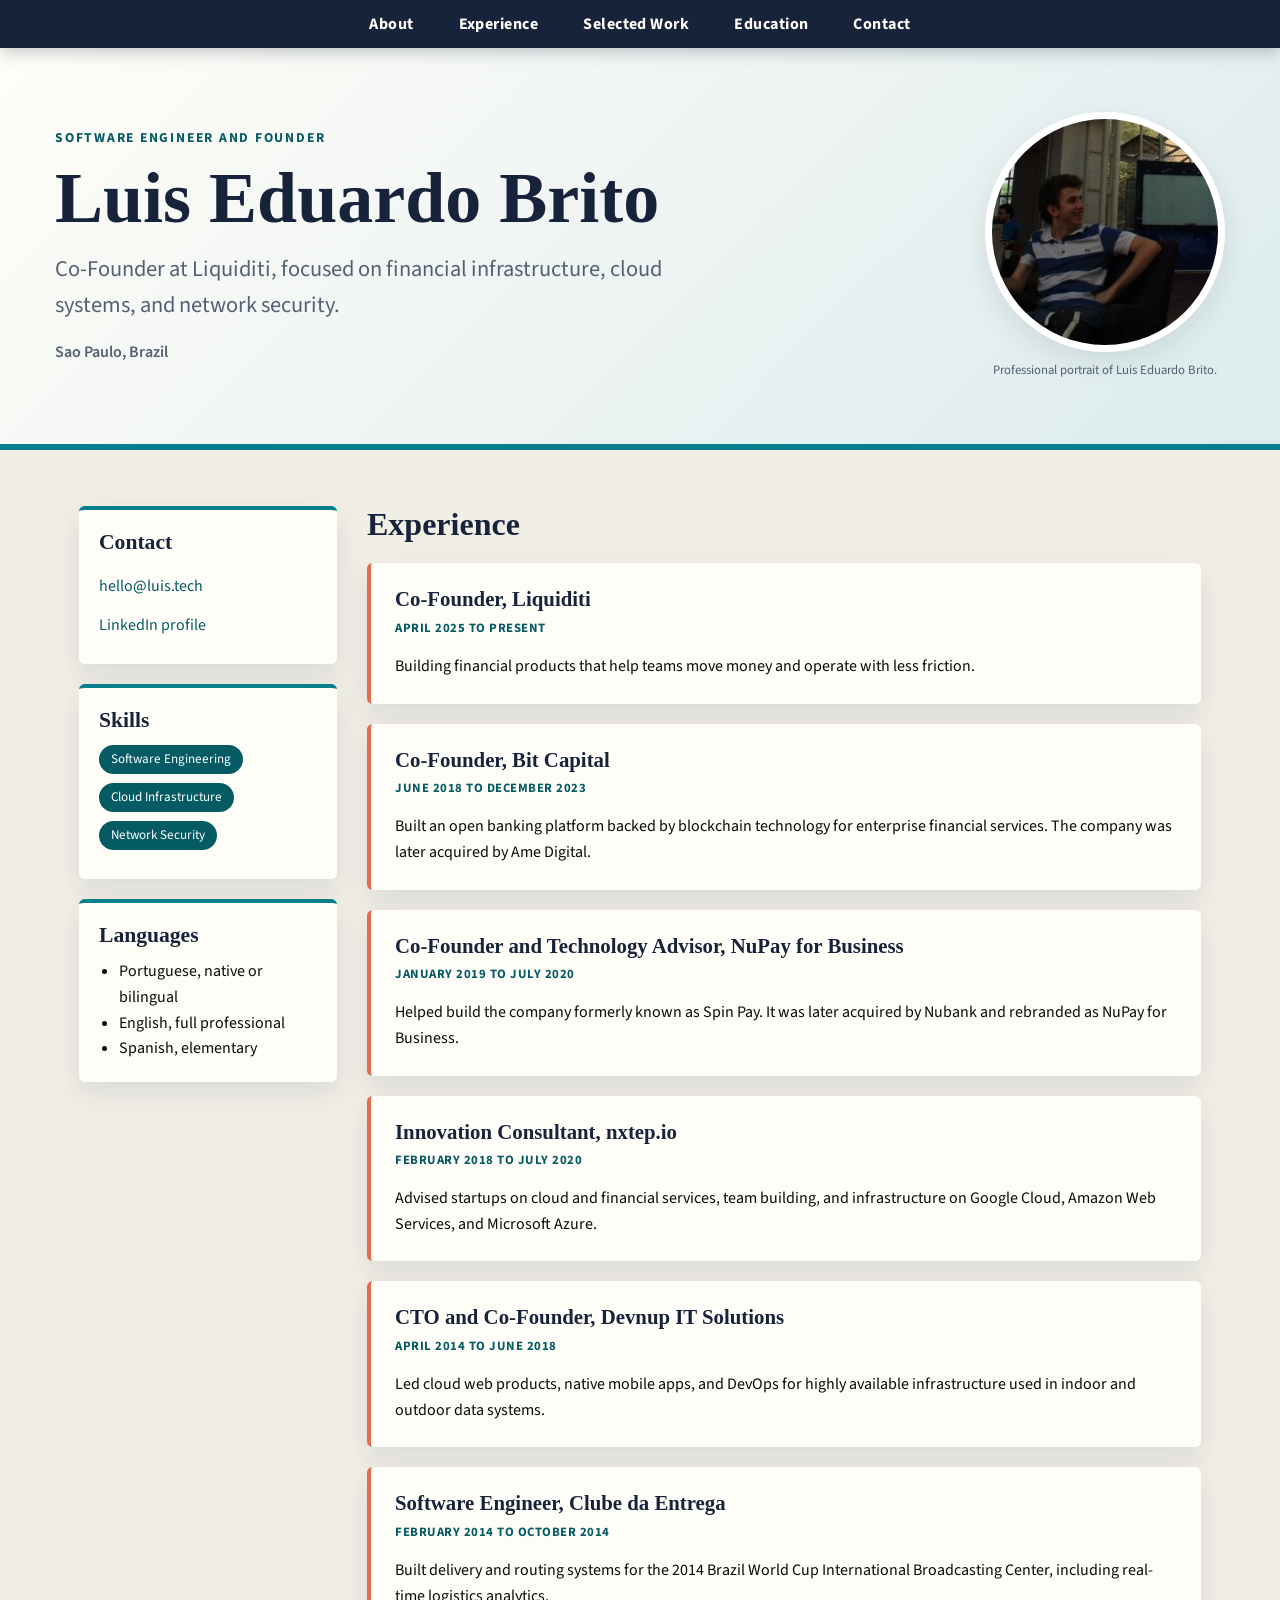
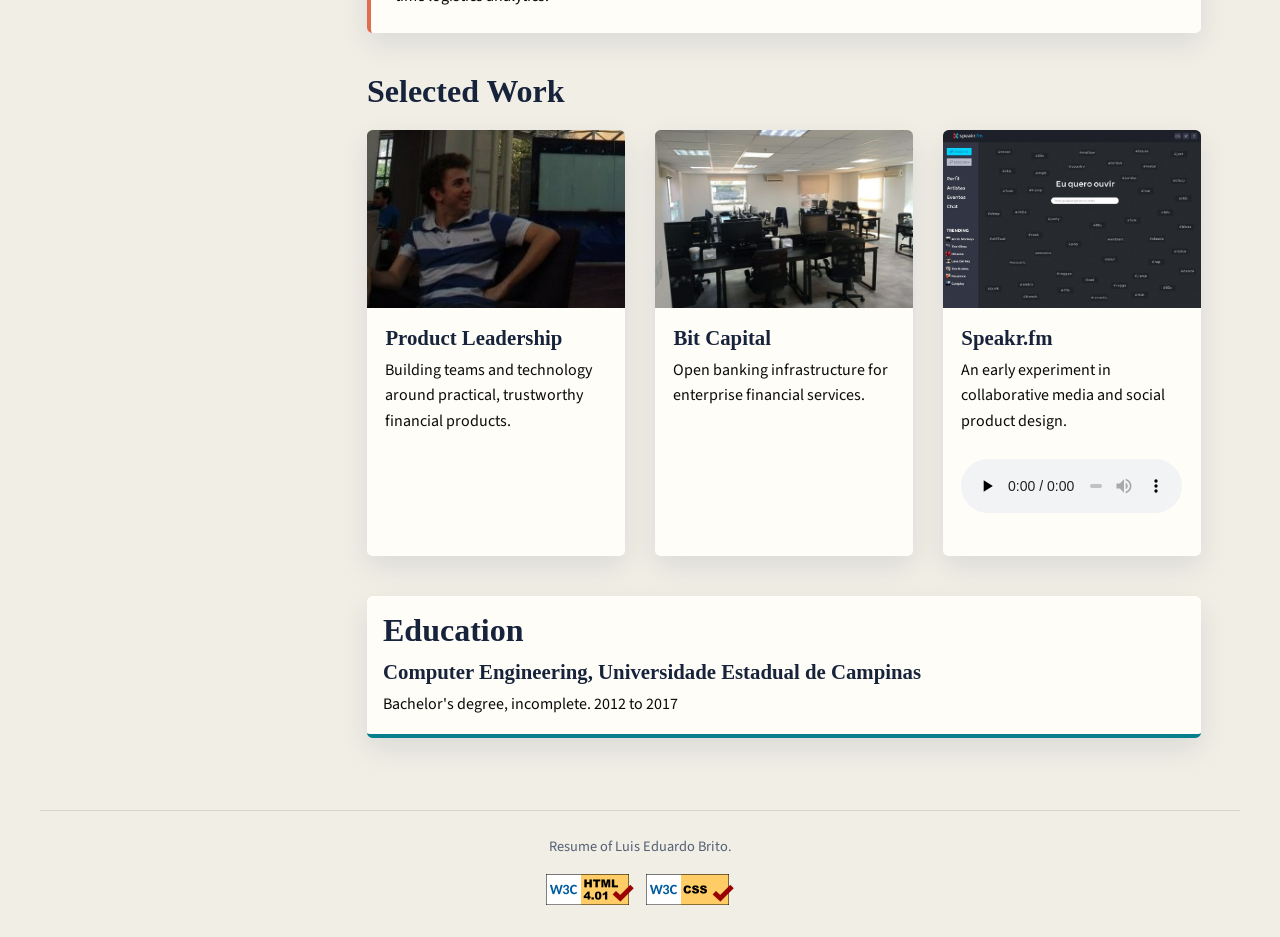
<file: index.html>
<!doctype html>
<html class="no-js" lang="en">
  <head>
    <meta charset="utf-8">
    <meta name="viewport" content="width=device-width, initial-scale=1.0">
    <meta name="robots" content="noindex, nofollow, noarchive">
    <title>Resume | Luis Eduardo Brito</title>
    <link rel="stylesheet" href="css/foundation.css">
    <link rel="stylesheet" href="css/app.css">
  </head>
  <body>
    <nav class="site-nav" aria-label="Resume sections">
      <div class="grid-container">
        <ul class="menu align-center">
          <li><a href="#about">About</a></li>
          <li><a href="#experience">Experience</a></li>
          <li><a href="#selected-work">Selected Work</a></li>
          <li><a href="#education">Education</a></li>
          <li><a href="#contact">Contact</a></li>
        </ul>
      </div>
    </nav>

    <header id="about" class="resume-header">
      <div class="grid-container">
        <div class="grid-x grid-margin-x align-middle">
          <div class="cell small-12 medium-8">
            <p class="eyebrow">Software engineer and founder</p>
            <h1>Luis Eduardo Brito</h1>
            <p class="lead">Co-Founder at Liquiditi, focused on financial infrastructure, cloud systems, and network security.</p>
            <p class="location">Sao Paulo, Brazil</p>
          </div>
          <div class="cell small-12 medium-4">
            <figure class="portrait">
              <img src="media/images/profile.jpg" alt="Professional portrait of Luis Eduardo Brito">
              <figcaption>Professional portrait of Luis Eduardo Brito.</figcaption>
            </figure>
          </div>
        </div>
      </div>
    </header>

    <main class="grid-container">
      <div class="grid-x grid-margin-x">
        <aside class="cell small-12 medium-4 large-3" aria-label="Resume details">
          <section id="contact" class="callout sidebar-card">
            <h2>Contact</h2>
            <ul class="vertical menu">
              <li>
                <a href="mailto:hello@luis.tech">hello@luis.tech</a>
              </li>
              <li>
                <a href="https://www.linkedin.com/in/luiseduardobrito">LinkedIn profile</a>
              </li>
            </ul>
          </section>

          <section class="callout sidebar-card">
            <h2>Skills</h2>
            <ul class="no-bullet skill-list">
              <li><span class="label">Software Engineering</span></li>
              <li><span class="label">Cloud Infrastructure</span></li>
              <li><span class="label">Network Security</span></li>
            </ul>
          </section>

          <section class="callout sidebar-card">
            <h2>Languages</h2>
            <ul>
              <li>Portuguese, native or bilingual</li>
              <li>English, full professional</li>
              <li>Spanish, elementary</li>
            </ul>
          </section>
        </aside>

        <div class="cell small-12 medium-8 large-9">
          <section id="experience" class="resume-section">
            <h2>Experience</h2>

            <article class="callout experience-card">
              <h3>Co-Founder, Liquiditi</h3>
              <p class="date-range">
                <time datetime="2025-04">April 2025</time>
                to present
              </p>
              <p>Building financial products that help teams move money and operate with less friction.</p>
            </article>

            <article class="callout experience-card">
              <h3>Co-Founder, Bit Capital</h3>
              <p class="date-range">
                <time datetime="2018-06">June 2018</time>
                to
                <time datetime="2023-12">December 2023</time>
              </p>
              <p>Built an open banking platform backed by blockchain technology for enterprise financial services. The company was later acquired by Ame Digital.</p>
            </article>

            <article class="callout experience-card">
              <h3>Co-Founder and Technology Advisor, NuPay for Business</h3>
              <p class="date-range">
                <time datetime="2019-01">January 2019</time>
                to
                <time datetime="2020-07">July 2020</time>
              </p>
              <p>Helped build the company formerly known as Spin Pay. It was later acquired by Nubank and rebranded as NuPay for Business.</p>
            </article>

            <article class="callout experience-card">
              <h3>Innovation Consultant, nxtep.io</h3>
              <p class="date-range">
                <time datetime="2018-02">February 2018</time>
                to
                <time datetime="2020-07">July 2020</time>
              </p>
              <p>Advised startups on cloud and financial services, team building, and infrastructure on Google Cloud, Amazon Web Services, and Microsoft Azure.</p>
            </article>

            <article class="callout experience-card">
              <h3>CTO and Co-Founder, Devnup IT Solutions</h3>
              <p class="date-range">
                <time datetime="2014-04">April 2014</time>
                to
                <time datetime="2018-06">June 2018</time>
              </p>
              <p>Led cloud web products, native mobile apps, and DevOps for highly available infrastructure used in indoor and outdoor data systems.</p>
            </article>

            <article class="callout experience-card">
              <h3>Software Engineer, Clube da Entrega</h3>
              <p class="date-range">
                <time datetime="2014-02">February 2014</time>
                to
                <time datetime="2014-10">October 2014</time>
              </p>
              <p>Built delivery and routing systems for the 2014 Brazil World Cup International Broadcasting Center, including real-time logistics analytics.</p>
            </article>
          </section>

          <section id="selected-work" class="resume-section">
            <h2>Selected Work</h2>
            <div class="grid-x grid-margin-x small-up-1 large-up-3">
              <div class="cell">
                <article class="card work-card">
                  <img src="media/images/profile.jpg" alt="Professional portrait of Luis Eduardo Brito">
                  <div class="card-section">
                    <h3>Product Leadership</h3>
                    <p>Building teams and technology around practical, trustworthy financial products.</p>
                  </div>
                </article>
              </div>
              <div class="cell">
                <article class="card work-card">
                  <img src="media/images/bitcapital.jpg" alt="Bit Capital offices in Sao Paulo, Brazil">
                  <div class="card-section">
                    <h3>Bit Capital</h3>
                    <p>Open banking infrastructure for enterprise financial services.</p>
                  </div>
                </article>
              </div>
              <div class="cell">
                <article class="card work-card">
                  <img src="media/images/speakrfm.jpg" alt="Speakr.fm collaborative playlist interface">
                  <div class="card-section">
                    <h3>Speakr.fm</h3>
                    <p>An early experiment in collaborative media and social product design.</p>
                    <audio controls preload="none">
                      <source src="media/audio/elevator-music.mp3" type="audio/mpeg">
                      Your browser does not support embedded audio.
                      <a href="media/audio/elevator-music.mp3">Download the audio sample</a>.
                    </audio>
                  </div>
                </article>
              </div>
            </div>
          </section>

          <section id="education" class="callout education-card">
            <h2>Education</h2>
            <article>
              <h3>Computer Engineering, Universidade Estadual de Campinas</h3>
              <p>
                Bachelor's degree, incomplete.
                <time datetime="2012">2012</time>
                to
                <time datetime="2017">2017</time>
              </p>
            </article>
          </section>
        </div>
      </div>
    </main>

    <footer class="grid-container">
      <p>Resume of Luis Eduardo Brito.</p>
      <p class="validator-badges">
        <a href="https://validator.w3.org/nu/?doc=https%3A%2F%2Fluiseduardobrito.github.io%2Fiit-itm361-websiteproject4%2Findex.html">
          <img src="media/images/valid-html.png" alt="Valid HTML">
        </a>
        <a href="https://jigsaw.w3.org/css-validator/validator?uri=https%3A%2F%2Fluiseduardobrito.github.io%2Fiit-itm361-websiteproject4%2Findex.html&amp;profile=css3svg&amp;warning=0">
          <img src="media/images/valid-css.png" alt="Valid CSS">
        </a>
      </p>
    </footer>

    <script src="js/vendor/jquery.js"></script>
    <script src="js/vendor/what-input.js"></script>
    <script src="js/vendor/foundation.js"></script>
    <script src="js/app.js"></script>
  </body>
</html>
</file>
<file: css/app.css>
@import url("https://fonts.googleapis.com/css2?family=Source+Sans+3:wght@400;600;700&display=swap");

:root {
  --ink: #17233b;
  --muted-ink: #536074;
  --paper: #fffdf8;
  --canvas: #f1eee6;
  --teal: #087f8c;
  --teal-dark: #055b64;
  --coral: #e06c4f;
  --line: #d8d4ca;
  --shadow: 0 0.65rem 1.75rem rgba(23, 35, 59, 0.1);
}

html {
  scroll-behavior: smooth;
}

body {
  background: var(--canvas);
  color: var(--ink);
  font-family: "Source Sans 3", Arial, sans-serif;
  line-height: 1.6;
}

h1,
h2,
h3 {
  color: var(--ink);
  font-family: Georgia, "Times New Roman", serif;
  font-weight: 700;
  line-height: 1.15;
}

h2 {
  font-size: 2rem;
  margin-bottom: 1.25rem;
}

h3 {
  font-size: 1.3rem;
}

a {
  color: var(--teal-dark);
  text-decoration-thickness: 0.08em;
  text-underline-offset: 0.18em;
}

a:hover,
a:focus {
  color: var(--coral);
}

a:focus-visible {
  outline: 0.18rem solid var(--coral);
  outline-offset: 0.18rem;
}

.site-nav {
  background: var(--ink);
  box-shadow: 0 0.25rem 1rem rgba(23, 35, 59, 0.25);
  position: sticky;
  top: 0;
  z-index: 10;
}

.site-nav .menu {
  flex-wrap: wrap;
}

.site-nav .menu a {
  color: var(--paper);
  font-size: 0.9rem;
  font-weight: 700;
  letter-spacing: 0.03em;
  padding: 0.8rem 0.65rem;
}

.site-nav .menu a:hover,
.site-nav .menu a:focus {
  background: var(--teal);
  color: #ffffff;
}

.resume-header {
  background: linear-gradient(135deg, var(--paper) 0%, #dcebed 100%);
  border-bottom: 0.4rem solid var(--teal);
  padding: 2.5rem 0;
}

.resume-header h1 {
  font-size: 3rem;
  margin-bottom: 0.75rem;
}

.resume-header .lead {
  color: var(--muted-ink);
  font-size: 1.25rem;
  max-width: 42rem;
}

.eyebrow {
  color: var(--teal-dark);
  font-size: 0.85rem;
  font-weight: 700;
  letter-spacing: 0.13em;
  margin-bottom: 0.5rem;
  text-transform: uppercase;
}

.location {
  color: var(--muted-ink);
  font-weight: 600;
  margin-bottom: 1.5rem;
}

.portrait {
  margin: 0 auto;
  max-width: 15rem;
  text-align: center;
}

.portrait img {
  border: 0.45rem solid #ffffff;
  border-radius: 50%;
  box-shadow: var(--shadow);
  width: 100%;
}

.portrait figcaption {
  color: var(--muted-ink);
  font-size: 0.8rem;
  margin-top: 0.5rem;
}

main.grid-container {
  padding-bottom: 2.5rem;
  padding-top: 2.5rem;
}

.sidebar-card,
.experience-card,
.education-card {
  background: var(--paper);
  border: 0;
  border-radius: 0.35rem;
  box-shadow: var(--shadow);
}

.sidebar-card {
  border-top: 0.3rem solid var(--teal);
  margin-bottom: 1.25rem;
}

.sidebar-card h2 {
  font-size: 1.35rem;
  margin-bottom: 0.75rem;
}

.sidebar-card .menu a {
  overflow-wrap: anywhere;
  padding-left: 0;
}

.skill-list {
  margin-bottom: 0;
}

.skill-list li {
  margin-bottom: 0.55rem;
}

.skill-list .label {
  background: var(--teal-dark);
  border-radius: 1rem;
  display: inline-block;
  font-size: 0.82rem;
  padding: 0.5rem 0.75rem;
}

.resume-section {
  margin-bottom: 2.5rem;
  scroll-margin-top: 5rem;
}

.experience-card {
  border-left: 0.3rem solid var(--coral);
  margin-bottom: 1.25rem;
  padding: 1.25rem;
}

.experience-card h3 {
  margin-bottom: 0.4rem;
}

.experience-card p:last-child {
  margin-bottom: 0;
}

.date-range {
  color: var(--teal-dark);
  font-size: 0.8rem;
  font-weight: 700;
  letter-spacing: 0.04em;
  text-transform: uppercase;
}

.work-card {
  background: var(--paper);
  border: 0;
  border-radius: 0.35rem;
  box-shadow: var(--shadow);
  overflow: hidden;
}

.work-card > img {
  aspect-ratio: 4 / 3;
  object-fit: cover;
  width: 100%;
}

.work-card .card-section {
  padding: 1.15rem;
}

.work-card audio {
  margin-top: 0.5rem;
  max-width: 100%;
  width: 100%;
}

.education-card {
  border-bottom: 0.3rem solid var(--teal);
  scroll-margin-top: 5rem;
}

.education-card h2 {
  margin-bottom: 0.75rem;
}

.education-card p {
  margin-bottom: 0;
}

footer.grid-container {
  border-top: 0.08rem solid var(--line);
  color: var(--muted-ink);
  font-size: 0.9rem;
  padding-bottom: 2rem;
  padding-top: 1.5rem;
  text-align: center;
}

.validator-badges {
  align-items: center;
  display: flex;
  gap: 0.75rem;
  justify-content: center;
  margin-bottom: 0;
}

.validator-badges img {
  height: auto;
  width: 5.5rem;
}

@media screen and (min-width: 40em) {
  .site-nav .menu a {
    font-size: 1rem;
    padding: 1rem;
  }

  .resume-header {
    padding: 4rem 0;
  }

  .resume-header h1 {
    font-size: 3.75rem;
  }

  .location {
    margin-bottom: 0;
  }

  .portrait {
    margin-left: auto;
    margin-right: 0;
  }

  main.grid-container {
    padding-bottom: 3.5rem;
    padding-top: 3.5rem;
  }

  .experience-card {
    padding: 1.5rem;
  }
}

@media screen and (min-width: 64em) {
  .site-nav .menu a {
    padding-left: 1.4rem;
    padding-right: 1.4rem;
  }

  .resume-header h1 {
    font-size: 4.5rem;
  }

  .resume-header .lead {
    font-size: 1.4rem;
  }

  main.grid-container {
    max-width: 72rem;
  }

  .sidebar-card {
    padding: 1.25rem;
  }

  .work-card {
    min-height: 100%;
  }

  .work-card > img {
    aspect-ratio: 16 / 11;
  }
}

@media print {
  body {
    background: #ffffff;
    color: #000000;
    font-size: 10pt;
  }

  .site-nav,
  audio,
  footer {
    display: none;
  }

  .resume-header {
    background: #ffffff;
    border-bottom: 0.12rem solid #000000;
    padding: 1rem 0;
  }

  .resume-header h1 {
    font-size: 28pt;
  }

  main.grid-container {
    max-width: 100%;
    padding: 1rem 0;
  }

  .sidebar-card,
  .experience-card,
  .education-card,
  .work-card {
    box-shadow: none;
    break-inside: avoid;
  }
}
</file>
